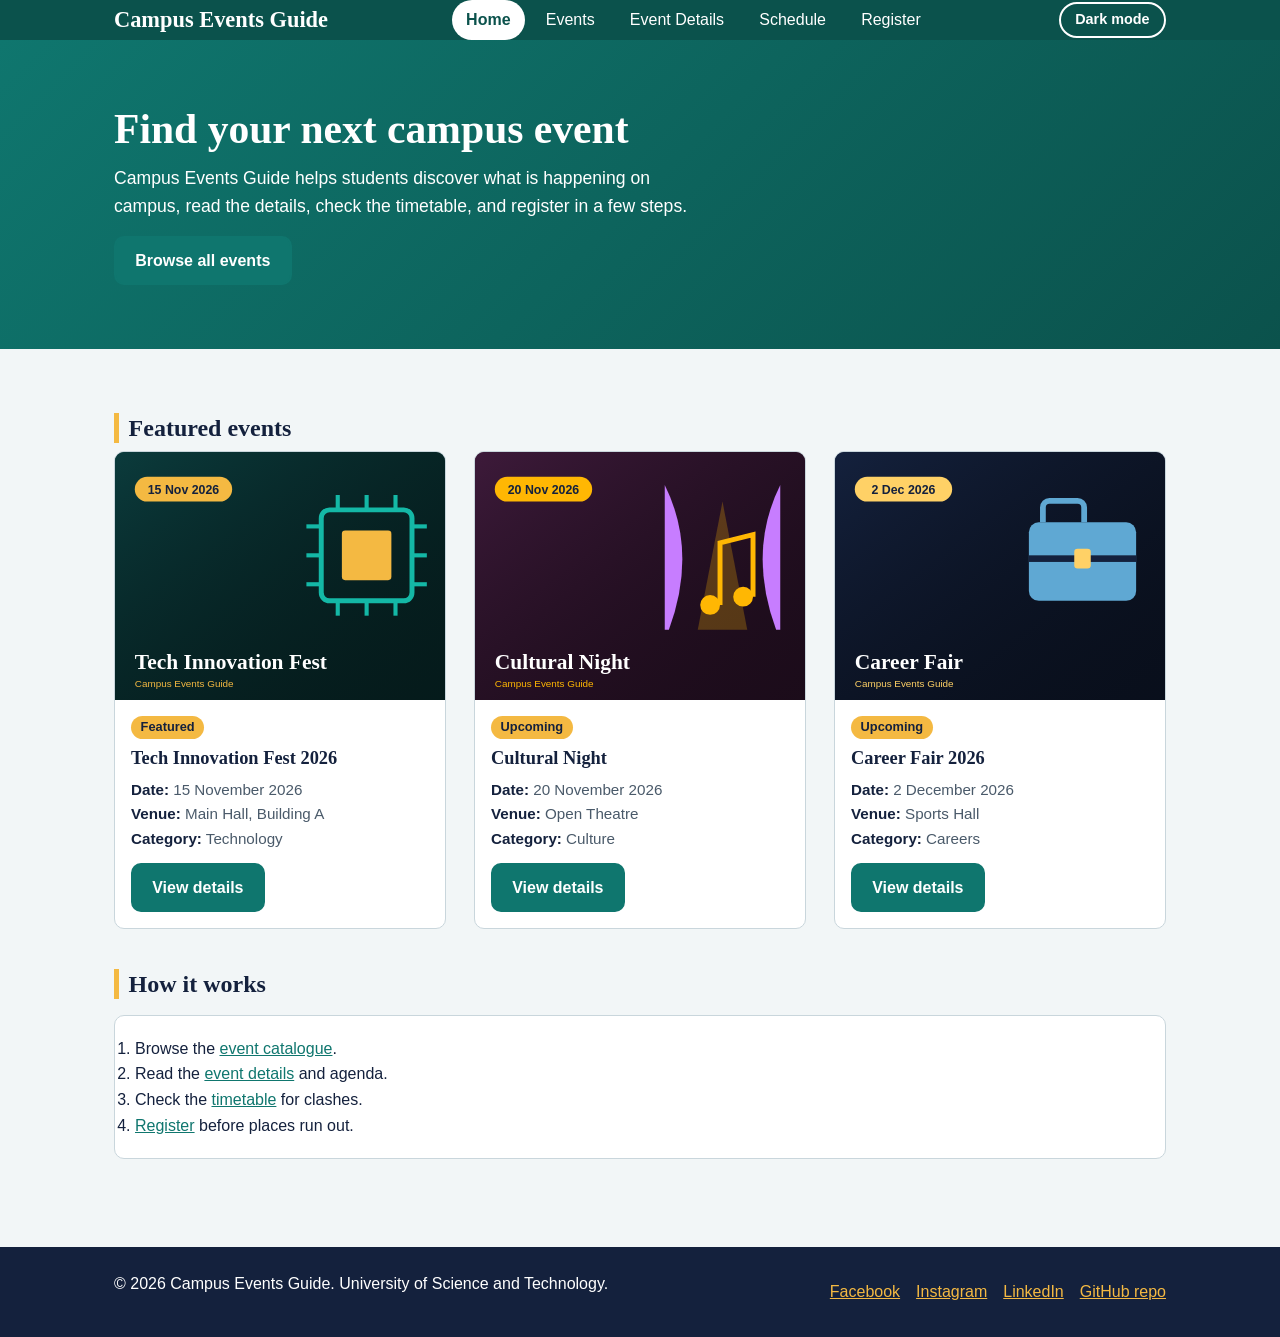
<file: index.html>
<!DOCTYPE html>
<html lang="en">

<head>
  <meta charset="UTF-8">
  <meta name="viewport" content="width=device-width, initial-scale=1">
  <title>Home | Campus Events Guide</title>
  <link rel="stylesheet" href="style.css">
</head>

<body>

  <input type="checkbox" id="theme-toggle" class="theme-toggle" aria-label="Toggle dark mode">
  <div class="page">
    <header class="site-header">
      <div class="container header-bar">
        <a class="brand" href="index.html">Campus Events Guide</a>
        <nav class="main-nav" aria-label="Main navigation">
          <ul>
            <li><a href="index.html" aria-current="page">Home</a></li>
            <li><a href="events.html">Events</a></li>
            <li><a href="event-details.html">Event Details</a></li>
            <li><a href="schedule.html">Schedule</a></li>
            <li><a href="registration.html">Register</a></li>
          </ul>
        </nav>
        <label class="toggle-label" for="theme-toggle">Dark mode</label>
      </div>
    </header>
    <section class="hero">
      <div class="container">
        <h1>Find your next campus event</h1>
        <p>Campus Events Guide helps students discover what is happening on campus, read the details, check the
          timetable, and register in a few steps.</p>
        <a class="btn" href="events.html">Browse all events</a>
      </div>
    </section>
    <main>
      <div class="container">
        <section aria-labelledby="featured-heading">
          <h2 id="featured-heading">Featured events</h2>
          <div class="card-grid">
            <article class="event-card">
              <img src="assets/tech-fest.svg" alt="Tech Innovation Fest 2026 poster with a teal background" width="400"
                height="300">
              <div class="card-body">
                <span class="tag">Featured</span>
                <h3>Tech Innovation Fest 2026</h3>
                <ul class="event-meta">
                  <li><strong>Date:</strong> 15 November 2026</li>
                  <li><strong>Venue:</strong> Main Hall, Building A</li>
                  <li><strong>Category:</strong> Technology</li>
                </ul>
                <a class="btn" href="event-details.html">View details</a>
              </div>
            </article>
            <article class="event-card">
              <img src="assets/culture-night.svg" alt="Cultural Night poster with a purple background" width="400"
                height="300">
              <div class="card-body">
                <span class="tag">Upcoming</span>
                <h3>Cultural Night</h3>
                <ul class="event-meta">
                  <li><strong>Date:</strong> 20 November 2026</li>
                  <li><strong>Venue:</strong> Open Theatre</li>
                  <li><strong>Category:</strong> Culture</li>
                </ul>
                <a class="btn" href="events.html#cultural-night">View details</a>
              </div>
            </article>
            <article class="event-card">
              <img src="assets/career-fair.svg" alt="Career Fair poster with a navy background" width="400"
                height="300">
              <div class="card-body">
                <span class="tag">Upcoming</span>
                <h3>Career Fair 2026</h3>
                <ul class="event-meta">
                  <li><strong>Date:</strong> 2 December 2026</li>
                  <li><strong>Venue:</strong> Sports Hall</li>
                  <li><strong>Category:</strong> Careers</li>
                </ul>
                <a class="btn" href="events.html#career-fair">View details</a>
              </div>
            </article>
          </div>
        </section>
        <section aria-labelledby="journey-heading">
          <h2 id="journey-heading">How it works</h2>
          <ol class="panel">
            <li>Browse the <a href="events.html">event catalogue</a>.</li>
            <li>Read the <a href="event-details.html">event details</a> and agenda.</li>
            <li>Check the <a href="schedule.html">timetable</a> for clashes.</li>
            <li><a href="registration.html">Register</a> before places run out.</li>
          </ol>
        </section>
      </div>
    </main>
    <footer class="site-footer">
      <div class="container footer-bar">
        <p>&copy; 2026 Campus Events Guide. University of Science and Technology.</p>
        <ul class="social-links" aria-label="Social links">
          <li><a href="https://www.facebook.com/" target="_blank" rel="noopener">Facebook</a></li>
          <li><a href="https://www.instagram.com/" target="_blank" rel="noopener">Instagram</a></li>
          <li><a href="https://www.linkedin.com/" target="_blank" rel="noopener">LinkedIn</a></li>
          <li><a href="https://github.com/nour-hisham1111/Assignment-1" target="_blank" rel="noopener">GitHub
              repo</a></li>
        </ul>
      </div>
    </footer>
  </div>
</body>

</html>
</file>
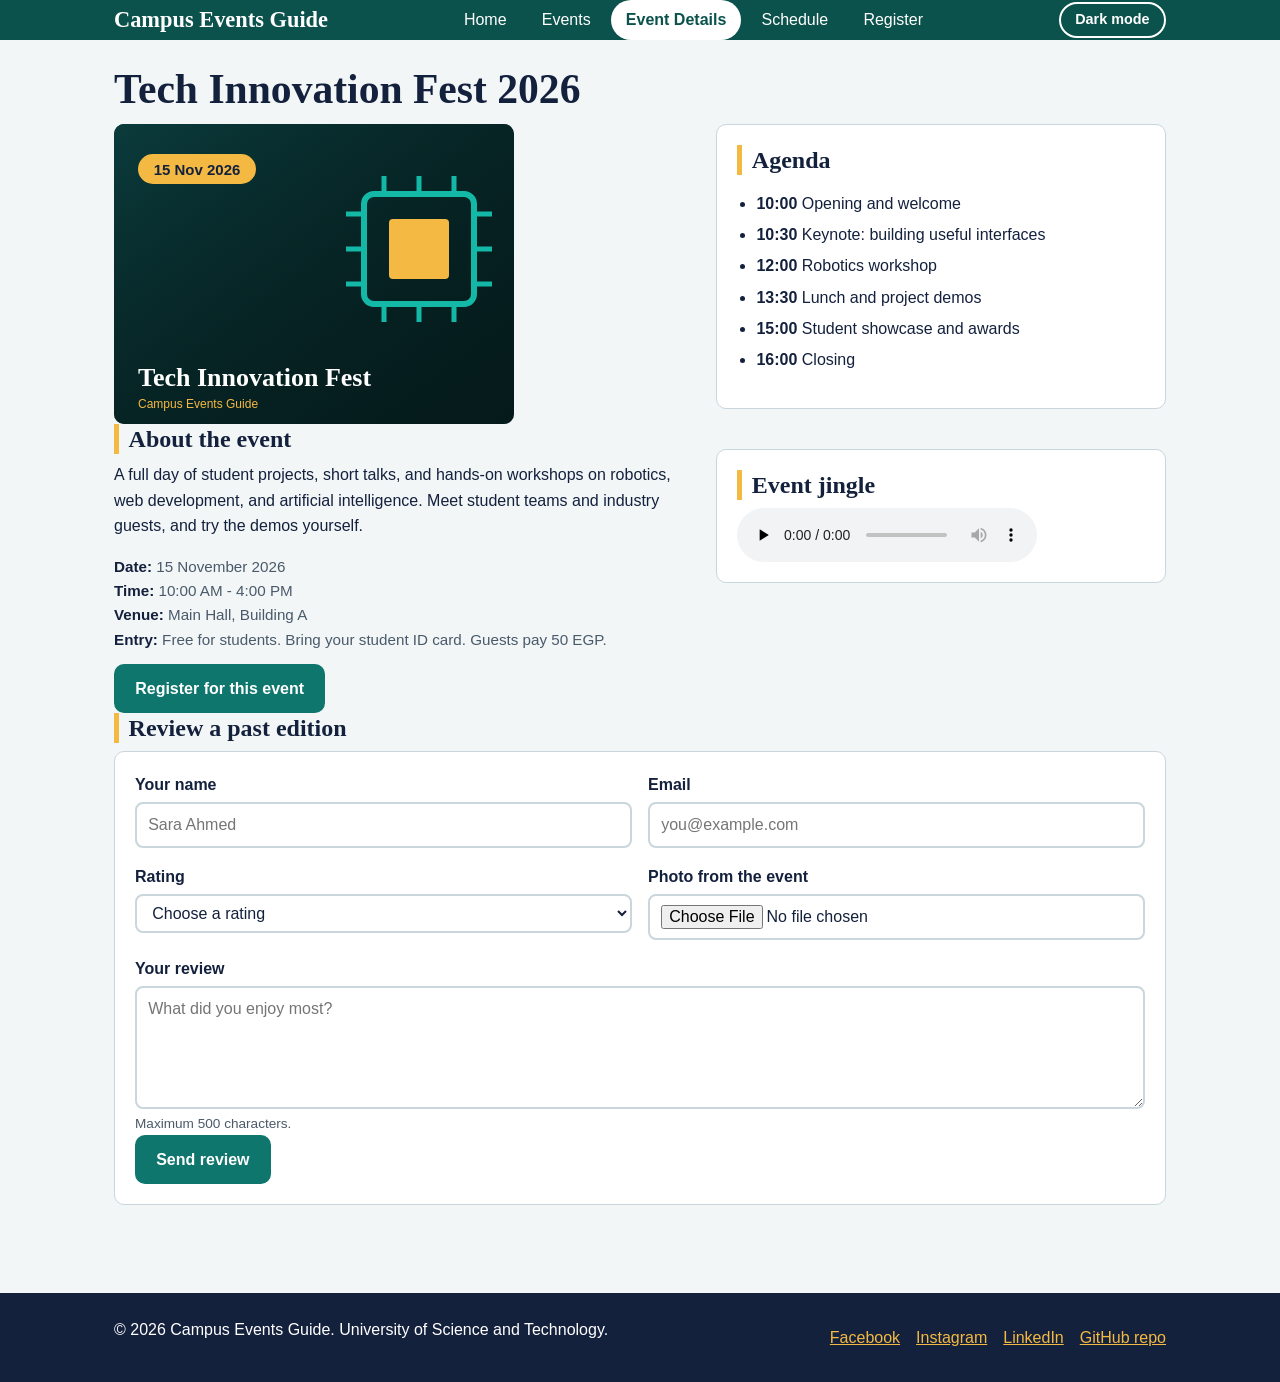
<file: event-details.html>
<!DOCTYPE html>
<html lang="en">

<head>
  <meta charset="UTF-8">
  <meta name="viewport" content="width=device-width, initial-scale=1">
  <title>Tech Innovation Fest 2026 | Campus Events Guide</title>
  <link rel="stylesheet" href="style.css">
</head>

<body>

  <input type="checkbox" id="theme-toggle" class="theme-toggle" aria-label="Toggle dark mode">
  <div class="page">
    <header class="site-header">
      <div class="container header-bar">
        <a class="brand" href="index.html">Campus Events Guide</a>
        <nav class="main-nav" aria-label="Main navigation">
          <ul>
            <li><a href="index.html">Home</a></li>
            <li><a href="events.html">Events</a></li>
            <li><a href="event-details.html" aria-current="page">Event Details</a></li>
            <li><a href="schedule.html">Schedule</a></li>
            <li><a href="registration.html">Register</a></li>
          </ul>
        </nav>
        <label class="toggle-label" for="theme-toggle">Dark mode</label>
      </div>
    </header>
    <main>
      <div class="container">
        <h1>Tech Innovation Fest 2026</h1>
        <div class="detail-layout">
          <article>
            <img src="assets/tech-fest.svg" alt="Tech Innovation Fest 2026 poster with the date 15 November 2026"
              width="400" height="300">
            <h2>About the event</h2>
            <p>A full day of student projects, short talks, and hands-on workshops on robotics, web development, and
              artificial intelligence. Meet student teams and industry guests, and try the demos yourself.</p>
            <ul class="event-meta">
              <li><strong>Date:</strong> 15 November 2026</li>
              <li><strong>Time:</strong> 10:00 AM - 4:00 PM</li>
              <li><strong>Venue:</strong> Main Hall, Building A</li>
              <li><strong>Entry:</strong> Free for students. Bring your student ID card. Guests pay 50 EGP.</li>
            </ul>
            <a class="btn" href="registration.html">Register for this event</a>
          </article>
          <aside>
            <section class="panel" aria-labelledby="agenda-heading">
              <h2 id="agenda-heading">Agenda</h2>
              <ul class="agenda">
                <li><strong>10:00</strong> Opening and welcome</li>
                <li><strong>10:30</strong> Keynote: building useful interfaces</li>
                <li><strong>12:00</strong> Robotics workshop</li>
                <li><strong>13:30</strong> Lunch and project demos</li>
                <li><strong>15:00</strong> Student showcase and awards</li>
                <li><strong>16:00</strong> Closing</li>
              </ul>
            </section>
            <section class="panel" aria-labelledby="media-heading">
              <h2 id="media-heading">Event jingle</h2>
              <audio controls preload="none" src="assets/event-promo.wav">Your browser does not support audio
                playback.</audio>
            </section>
          </aside>
        </div>
        <section aria-labelledby="review-heading">
          <h2 id="review-heading">Review a past edition</h2>
          <form action="#" method="post" enctype="multipart/form-data">
            <div class="form-grid">
              <div class="field">
                <label for="rev-name">Your name</label>
                <input type="text" id="rev-name" name="reviewer" required maxlength="40" placeholder="Sara Ahmed">
              </div>
              <div class="field">
                <label for="rev-email">Email</label>
                <input type="email" id="rev-email" name="email" required placeholder="you@example.com">
              </div>
              <div class="field">
                <label for="rev-rating">Rating</label>
                <select id="rev-rating" name="rating" required>
                  <option value="">Choose a rating</option>
                  <option>5 - Excellent</option>
                  <option>4 - Good</option>
                  <option>3 - Fair</option>
                  <option>2 - Poor</option>
                  <option>1 - Very poor</option>
                </select>
              </div>
              <div class="field">
                <label for="rev-photo">Photo from the event</label>
                <input type="file" id="rev-photo" name="photo" accept="image/*">
              </div>
              <div class="field wide">
                <label for="rev-text">Your review</label>
                <textarea id="rev-text" name="review" rows="4" required maxlength="500"
                  placeholder="What did you enjoy most?"></textarea>
                <span class="hint">Maximum 500 characters.</span>
              </div>
            </div>
            <button class="btn" type="submit">Send review</button>
          </form>
        </section>
      </div>
    </main>
    <footer class="site-footer">
      <div class="container footer-bar">
        <p>&copy; 2026 Campus Events Guide. University of Science and Technology.</p>
        <ul class="social-links" aria-label="Social links">
          <li><a href="https://www.facebook.com/" target="_blank" rel="noopener">Facebook</a></li>
          <li><a href="https://www.instagram.com/" target="_blank" rel="noopener">Instagram</a></li>
          <li><a href="https://www.linkedin.com/" target="_blank" rel="noopener">LinkedIn</a></li>
          <li><a href="https://github.com/nour-hisham1111/Assignment-1" target="_blank" rel="noopener">GitHub
              repo</a></li>
        </ul>
      </div>
    </footer>
  </div>
</body>

</html>
</file>
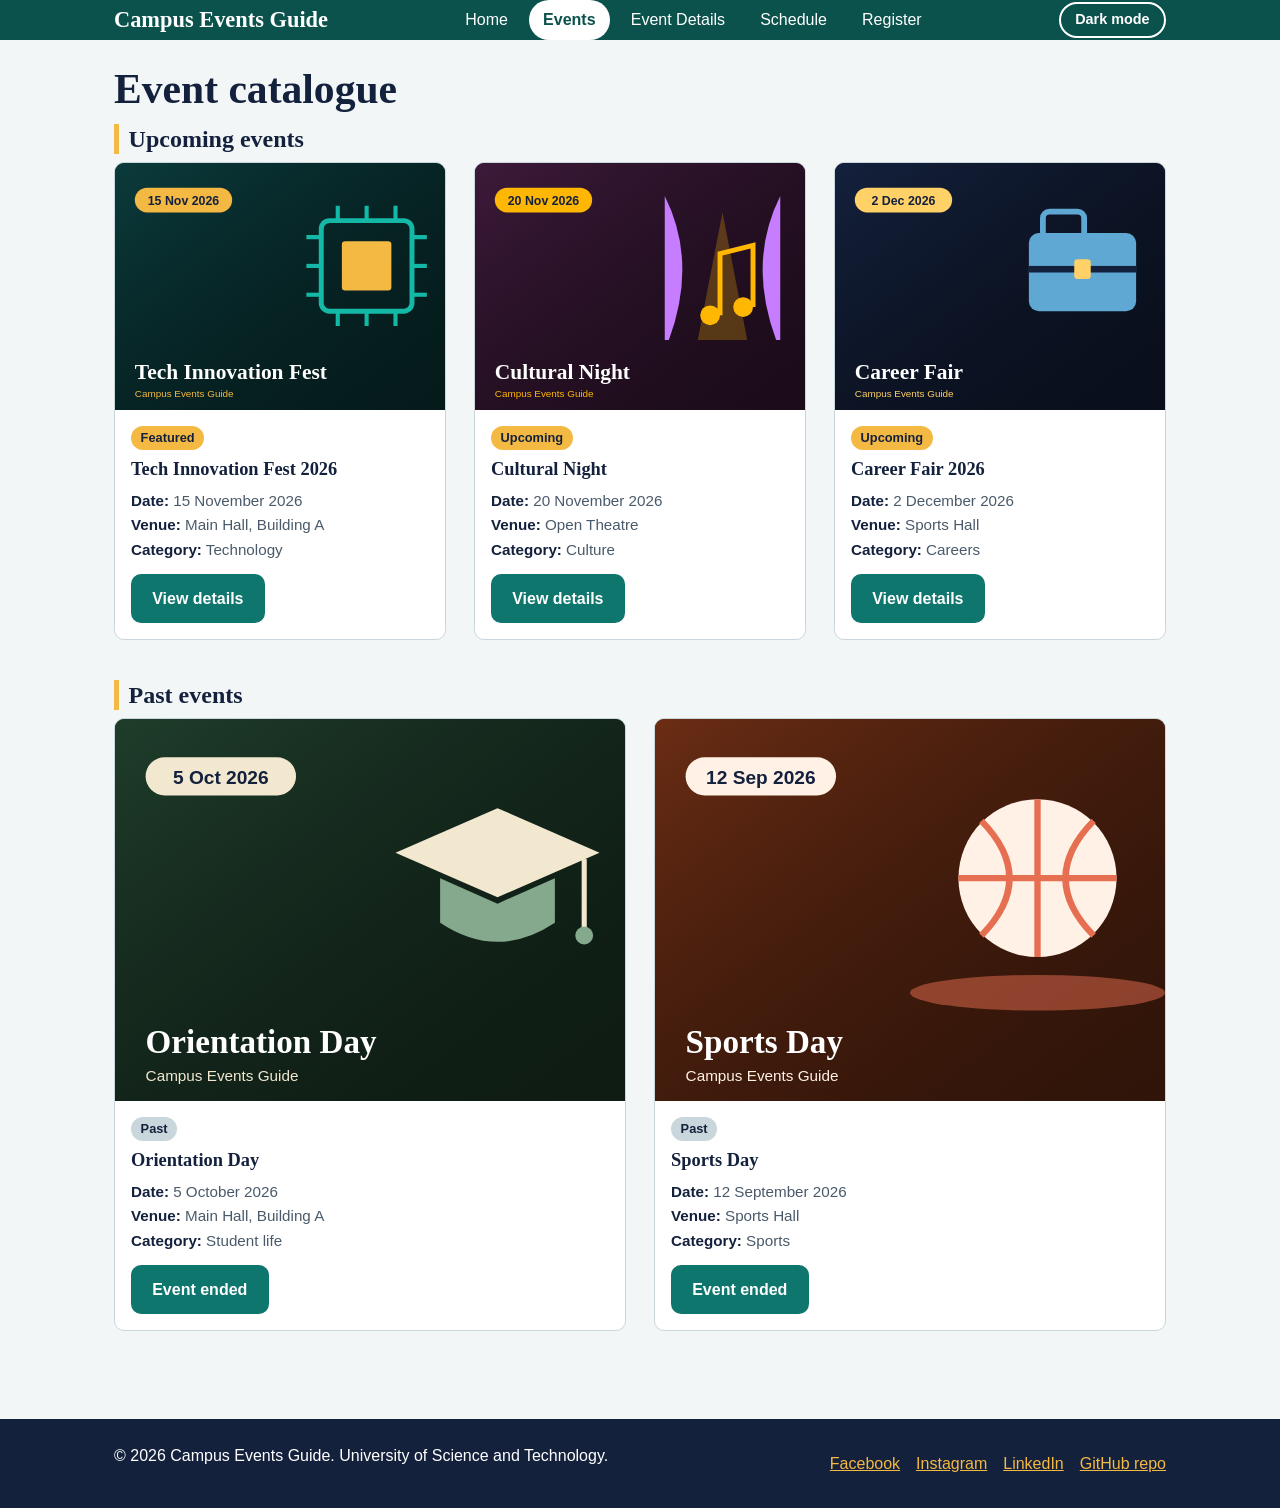
<file: events.html>
<!DOCTYPE html>
<html lang="en">

<head>
  <meta charset="UTF-8">
  <meta name="viewport" content="width=device-width, initial-scale=1">
  <title>Events | Campus Events Guide</title>
  <link rel="stylesheet" href="style.css">
</head>

<body>

  <input type="checkbox" id="theme-toggle" class="theme-toggle" aria-label="Toggle dark mode">
  <div class="page">
    <header class="site-header">
      <div class="container header-bar">
        <a class="brand" href="index.html">Campus Events Guide</a>
        <nav class="main-nav" aria-label="Main navigation">
          <ul>
            <li><a href="index.html">Home</a></li>
            <li><a href="events.html" aria-current="page">Events</a></li>
            <li><a href="event-details.html">Event Details</a></li>
            <li><a href="schedule.html">Schedule</a></li>
            <li><a href="registration.html">Register</a></li>
          </ul>
        </nav>
        <label class="toggle-label" for="theme-toggle">Dark mode</label>
      </div>
    </header>
    <main>
      <div class="container">
        <h1>Event catalogue</h1>
        <section aria-labelledby="up-heading">
          <h2 id="up-heading">Upcoming events</h2>
          <div class="card-grid">
            <article class="event-card">
              <img src="assets/tech-fest.svg" alt="Tech Innovation Fest 2026 poster with a teal background" width="400"
                height="300">
              <div class="card-body">
                <span class="tag">Featured</span>
                <h3>Tech Innovation Fest 2026</h3>
                <ul class="event-meta">
                  <li><strong>Date:</strong> 15 November 2026</li>
                  <li><strong>Venue:</strong> Main Hall, Building A</li>
                  <li><strong>Category:</strong> Technology</li>
                </ul>
                <a class="btn" href="event-details.html">View details</a>
              </div>
            </article>
            <article class="event-card" id="cultural-night">
              <img src="assets/culture-night.svg" alt="Cultural Night poster with a purple background" width="400"
                height="300">
              <div class="card-body">
                <span class="tag">Upcoming</span>
                <h3>Cultural Night</h3>
                <ul class="event-meta">
                  <li><strong>Date:</strong> 20 November 2026</li>
                  <li><strong>Venue:</strong> Open Theatre</li>
                  <li><strong>Category:</strong> Culture</li>
                </ul>
                <a class="btn" href="events.html#cultural-night">View details</a>
              </div>
            </article>
            <article class="event-card" id="career-fair">
              <img src="assets/career-fair.svg" alt="Career Fair poster with a navy background" width="400"
                height="300">
              <div class="card-body">
                <span class="tag">Upcoming</span>
                <h3>Career Fair 2026</h3>
                <ul class="event-meta">
                  <li><strong>Date:</strong> 2 December 2026</li>
                  <li><strong>Venue:</strong> Sports Hall</li>
                  <li><strong>Category:</strong> Careers</li>
                </ul>
                <a class="btn" href="events.html#career-fair">View details</a>
              </div>
            </article>
          </div>
        </section>
        <section aria-labelledby="past-heading">
          <h2 id="past-heading">Past events</h2>
          <div class="card-grid">
            <article class="event-card">
              <img src="assets/orientation.svg" alt="Orientation Day poster with a green background" width="400"
                height="300">
              <div class="card-body">
                <span class="tag past">Past</span>
                <h3>Orientation Day</h3>
                <ul class="event-meta">
                  <li><strong>Date:</strong> 5 October 2026</li>
                  <li><strong>Venue:</strong> Main Hall, Building A</li>
                  <li><strong>Category:</strong> Student life</li>
                </ul>
                <a class="btn" href="events.html#past-heading">Event ended</a>
              </div>
            </article>
            <article class="event-card">
              <img src="assets/sports-day.svg" alt="Sports Day poster with a brown background" width="400" height="300">
              <div class="card-body">
                <span class="tag past">Past</span>
                <h3>Sports Day</h3>
                <ul class="event-meta">
                  <li><strong>Date:</strong> 12 September 2026</li>
                  <li><strong>Venue:</strong> Sports Hall</li>
                  <li><strong>Category:</strong> Sports</li>
                </ul>
                <a class="btn" href="events.html#past-heading">Event ended</a>
              </div>
            </article>
          </div>
        </section>
      </div>
    </main>
    <footer class="site-footer">
      <div class="container footer-bar">
        <p>&copy; 2026 Campus Events Guide. University of Science and Technology.</p>
        <ul class="social-links" aria-label="Social links">
          <li><a href="https://www.facebook.com/" target="_blank" rel="noopener">Facebook</a></li>
          <li><a href="https://www.instagram.com/" target="_blank" rel="noopener">Instagram</a></li>
          <li><a href="https://www.linkedin.com/" target="_blank" rel="noopener">LinkedIn</a></li>
          <li><a href="https://github.com/nour-hisham1111/Assignment-1" target="_blank" rel="noopener">GitHub
              repo</a></li>
        </ul>
      </div>
    </footer>
  </div>
</body>

</html>
</file>
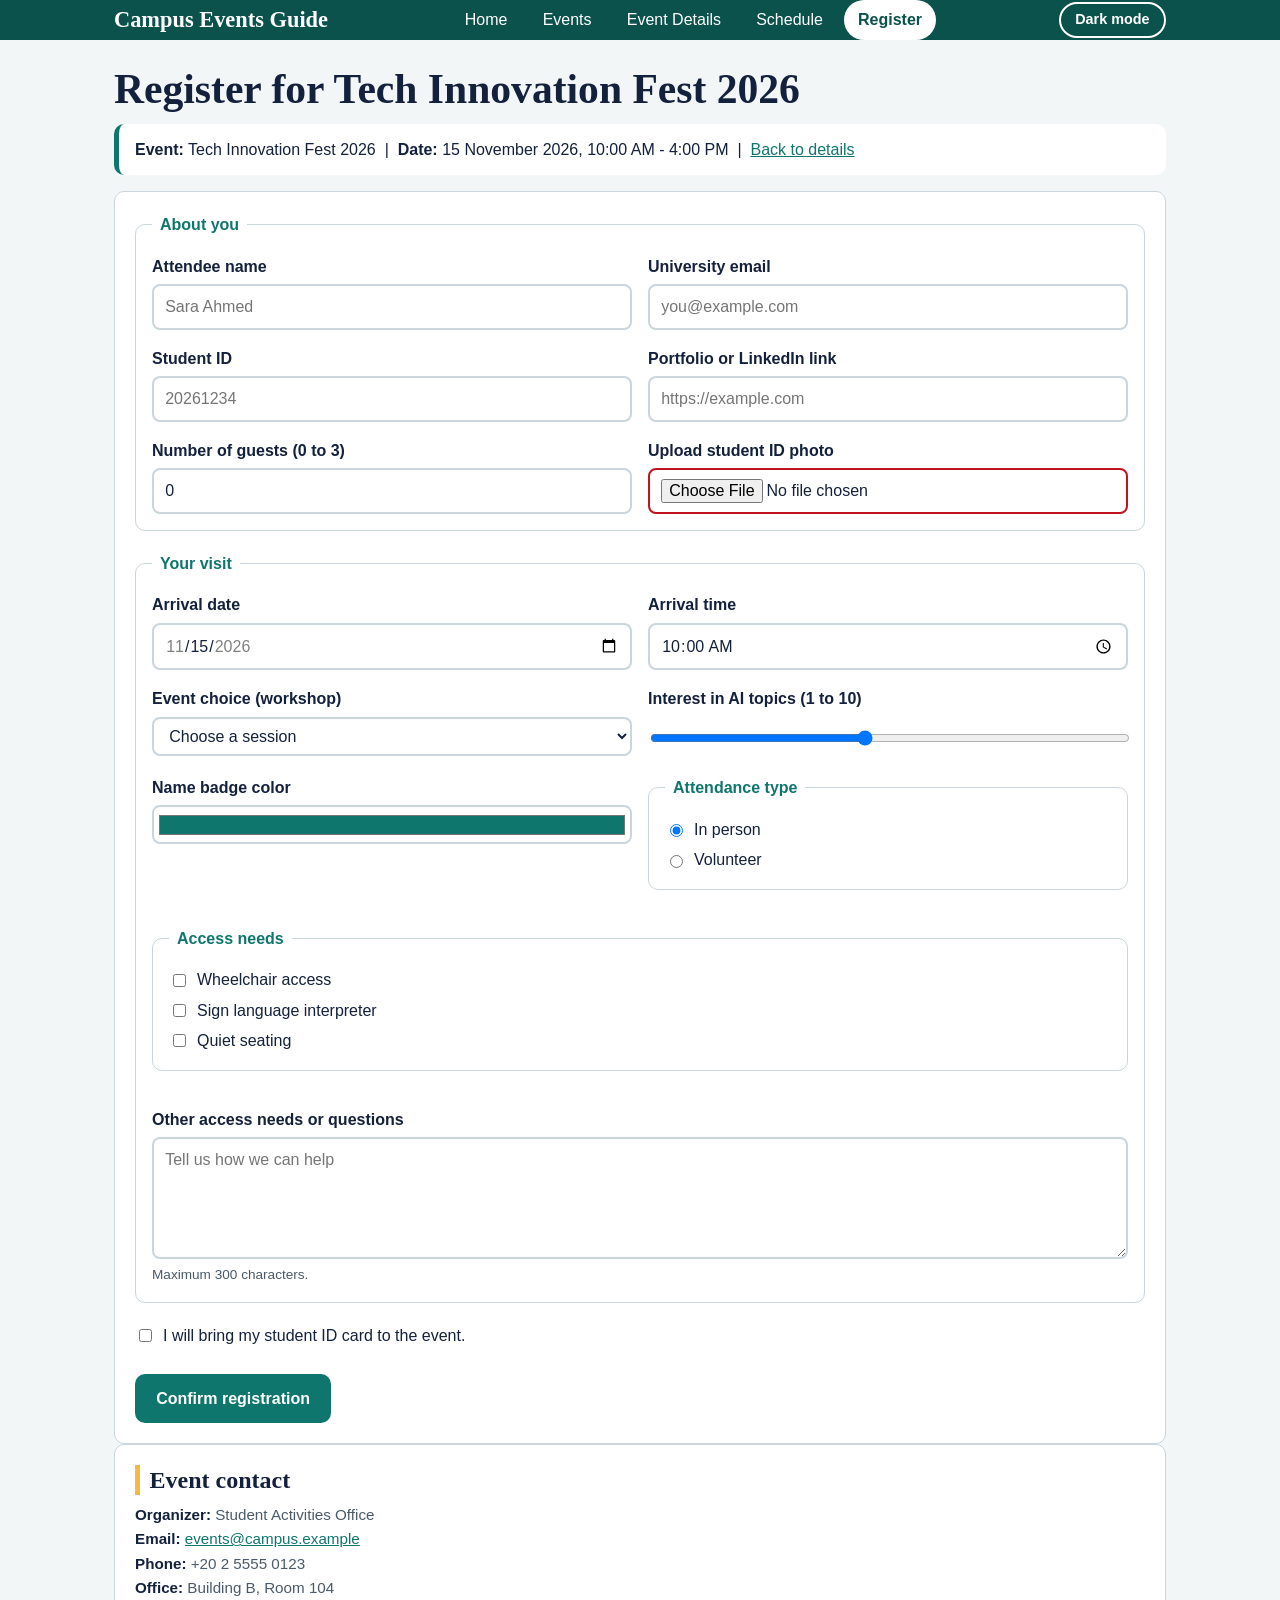
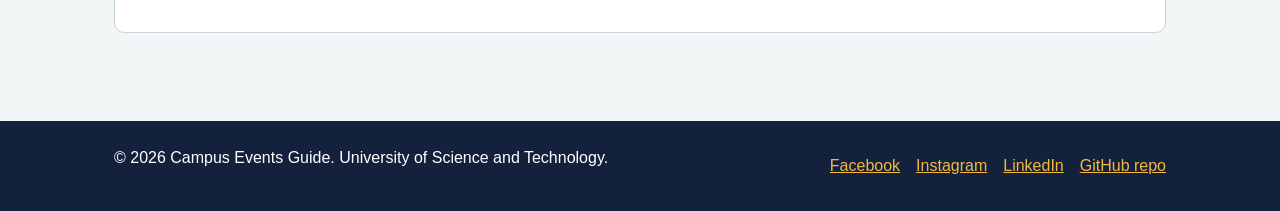
<file: registration.html>
<!DOCTYPE html>
<html lang="en">

<head>
  <meta charset="UTF-8">
  <meta name="viewport" content="width=device-width, initial-scale=1">
  <title>Register | Campus Events Guide</title>
  <link rel="stylesheet" href="style.css">
</head>

<body>

  <input type="checkbox" id="theme-toggle" class="theme-toggle" aria-label="Toggle dark mode">
  <div class="page">
    <header class="site-header">
      <div class="container header-bar">
        <a class="brand" href="index.html">Campus Events Guide</a>
        <nav class="main-nav" aria-label="Main navigation">
          <ul>
            <li><a href="index.html">Home</a></li>
            <li><a href="events.html">Events</a></li>
            <li><a href="event-details.html">Event Details</a></li>
            <li><a href="schedule.html">Schedule</a></li>
            <li><a href="registration.html" aria-current="page">Register</a></li>
          </ul>
        </nav>
        <label class="toggle-label" for="theme-toggle">Dark mode</label>
      </div>
    </header>
    <main>
      <div class="container">
        <h1>Register for Tech Innovation Fest 2026</h1>
        <p class="notice"><strong>Event:</strong> Tech Innovation Fest 2026 &nbsp;|&nbsp; <strong>Date:</strong> 15
          November 2026, 10:00 AM - 4:00 PM &nbsp;|&nbsp; <a href="event-details.html">Back to details</a></p>
        <form action="#" method="post" enctype="multipart/form-data">
          <fieldset>
            <legend>About you</legend>
            <div class="form-grid">
              <div class="field">
                <label for="name">Attendee name</label>
                <input type="text" id="name" name="name" required maxlength="50" pattern="[A-Za-z\u0600-\u06FF ]{3,50}"
                  placeholder="Sara Ahmed" title="3 to 50 letters">
              </div>
              <div class="field">
                <label for="email">University email</label>
                <input type="email" id="email" name="email" required placeholder="you@example.com">
              </div>
              <div class="field">
                <label for="id">Student ID</label>
                <input type="text" id="id" name="studentid" required pattern="[0-9]{8}" maxlength="8"
                  inputmode="numeric" placeholder="20261234" title="8 digits">
              </div>
              <div class="field">
                <label for="site">Portfolio or LinkedIn link</label>
                <input type="url" id="site" name="site" placeholder="https://example.com">
              </div>
              <div class="field">
                <label for="guests">Number of guests (0 to 3)</label>
                <input type="number" id="guests" name="guests" min="0" max="3" value="0">
              </div>
              <div class="field">
                <label for="idcard">Upload student ID photo</label>
                <input type="file" id="idcard" name="idcard" accept="image/*,.pdf" required>
              </div>
            </div>
          </fieldset>
          <fieldset>
            <legend>Your visit</legend>
            <div class="form-grid">
              <div class="field">
                <label for="arrival-date">Arrival date</label>
                <input type="date" id="arrival-date" name="arrival_date" value="2026-11-15" min="2026-11-15"
                  max="2026-11-15" required>
              </div>
              <div class="field">
                <label for="arrival-time">Arrival time</label>
                <input type="time" id="arrival-time" name="arrival_time" min="10:00" max="16:00" value="10:00" required>
              </div>
              <div class="field">
                <label for="session">Event choice (workshop)</label>
                <select id="session" name="session" required>
                  <option value="">Choose a session</option>
                  <option>Keynote: building useful interfaces</option>
                  <option>Robotics workshop</option>
                  <option>Student showcase</option>
                </select>
              </div>
              <div class="field">
                <label for="interest">Interest in AI topics (1 to 10)</label>
                <input type="range" id="interest" name="interest" min="1" max="10" value="5">
              </div>
              <div class="field">
                <label for="badge">Name badge color</label>
                <input type="color" id="badge" name="badge" value="#0f766e">
              </div>
              <fieldset class="field">
                <legend>Attendance type</legend>
                <label class="choice"><input type="radio" name="type" value="in-person" checked> In person</label>
                <label class="choice"><input type="radio" name="type" value="volunteer"> Volunteer</label>
              </fieldset>
              <fieldset class="field wide">
                <legend>Access needs</legend>
                <label class="choice"><input type="checkbox" name="access" value="wheelchair"> Wheelchair access</label>
                <label class="choice"><input type="checkbox" name="access" value="sign"> Sign language
                  interpreter</label>
                <label class="choice"><input type="checkbox" name="access" value="quiet"> Quiet seating</label>
              </fieldset>
              <div class="field wide">
                <label for="notes">Other access needs or questions</label>
                <textarea id="notes" name="notes" rows="4" maxlength="300"
                  placeholder="Tell us how we can help"></textarea>
                <span class="hint">Maximum 300 characters.</span>
              </div>
            </div>
          </fieldset>
          <label class="choice"><input type="checkbox" name="agree" required> I will bring my student ID card to the
            event.</label>
          <br>
          <button class="btn" type="submit">Confirm registration</button>
        </form>
        <section class="panel" aria-labelledby="contact-heading">
          <h2 id="contact-heading">Event contact</h2>
          <ul class="event-meta">
            <li><strong>Organizer:</strong> Student Activities Office</li>
            <li><strong>Email:</strong> <a href="mailto:events@campus.example">events@campus.example</a></li>
            <li><strong>Phone:</strong> +20 2 5555 0123</li>
            <li><strong>Office:</strong> Building B, Room 104</li>
          </ul>
        </section>
      </div>
    </main>
    <footer class="site-footer">
      <div class="container footer-bar">
        <p>&copy; 2026 Campus Events Guide. University of Science and Technology.</p>
        <ul class="social-links" aria-label="Social links">
          <li><a href="https://www.facebook.com/" target="_blank" rel="noopener">Facebook</a></li>
          <li><a href="https://www.instagram.com/" target="_blank" rel="noopener">Instagram</a></li>
          <li><a href="https://www.linkedin.com/" target="_blank" rel="noopener">LinkedIn</a></li>
          <li><a href="https://github.com/nour-hisham1111/Assignment-1" target="_blank" rel="noopener">GitHub
              repo</a></li>
        </ul>
      </div>
    </footer>
  </div>
</body>

</html>
</file>
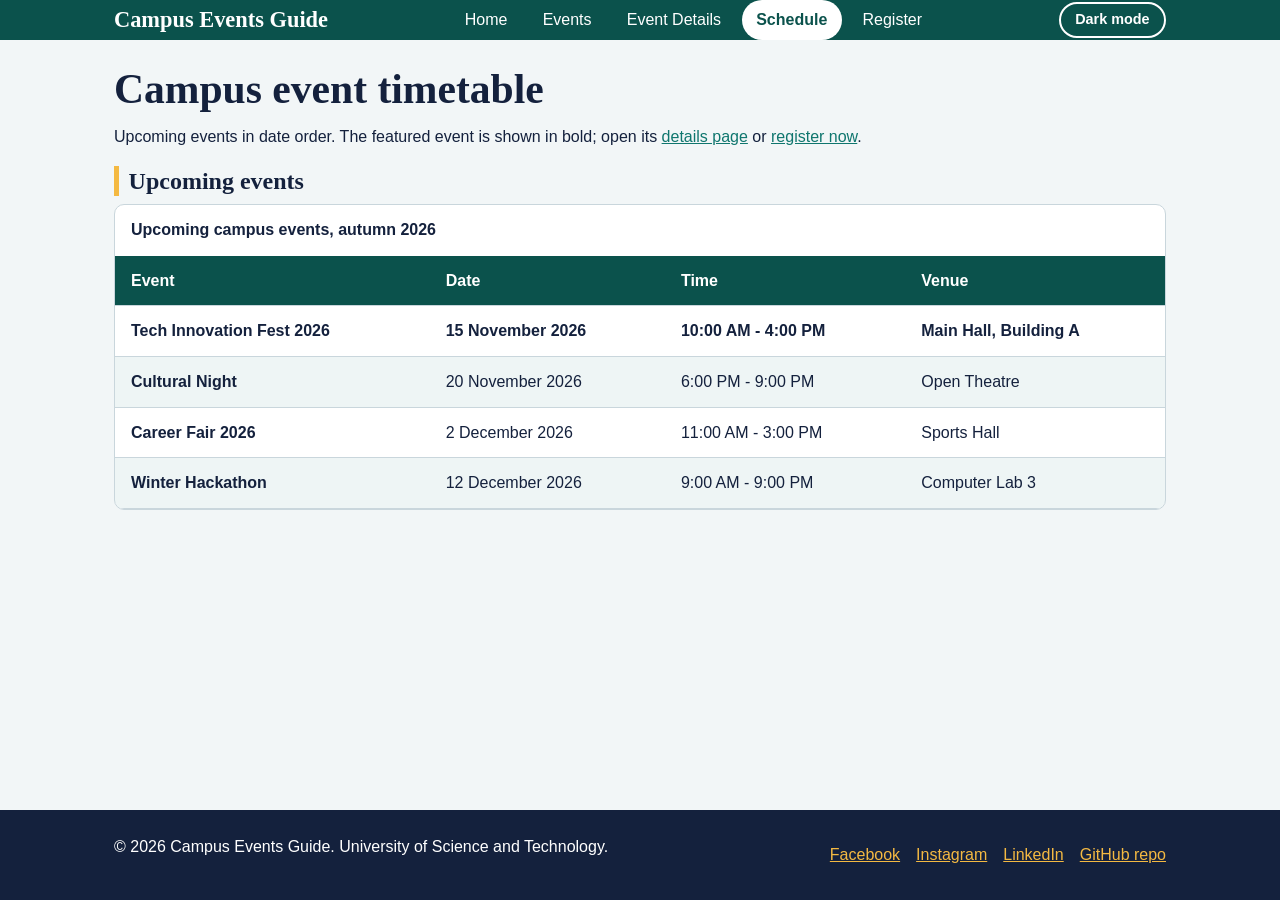
<file: schedule.html>
<!DOCTYPE html>
<html lang="en">

<head>
  <meta charset="UTF-8">
  <meta name="viewport" content="width=device-width, initial-scale=1">
  <title>Schedule | Campus Events Guide</title>
  <link rel="stylesheet" href="style.css">
</head>

<body>

  <input type="checkbox" id="theme-toggle" class="theme-toggle" aria-label="Toggle dark mode">
  <div class="page">
    <header class="site-header">
      <div class="container header-bar">
        <a class="brand" href="index.html">Campus Events Guide</a>
        <nav class="main-nav" aria-label="Main navigation">
          <ul>
            <li><a href="index.html">Home</a></li>
            <li><a href="events.html">Events</a></li>
            <li><a href="event-details.html">Event Details</a></li>
            <li><a href="schedule.html" aria-current="page">Schedule</a></li>
            <li><a href="registration.html">Register</a></li>
          </ul>
        </nav>
        <label class="toggle-label" for="theme-toggle">Dark mode</label>
      </div>
    </header>
    <main>
      <div class="container">
        <h1>Campus event timetable</h1>
        <p>Upcoming events in date order. The featured event is shown in bold; open its <a
            href="event-details.html">details page</a> or <a href="registration.html">register now</a>.</p>
        <section aria-labelledby="table-heading">
          <h2 id="table-heading">Upcoming events</h2>
          <div class="table-wrap">
            <table>
              <caption>Upcoming campus events, autumn 2026</caption>
              <thead>
                <tr>
                  <th scope="col">Event</th>
                  <th scope="col">Date</th>
                  <th scope="col">Time</th>
                  <th scope="col">Venue</th>
                </tr>
              </thead>
              <tbody>
                <tr class="featured">
                  <th scope="row">Tech Innovation Fest 2026</th>
                  <td>15 November 2026</td>
                  <td>10:00 AM - 4:00 PM</td>
                  <td>Main Hall, Building A</td>
                </tr>
                <tr>
                  <th scope="row">Cultural Night</th>
                  <td>20 November 2026</td>
                  <td>6:00 PM - 9:00 PM</td>
                  <td>Open Theatre</td>
                </tr>
                <tr>
                  <th scope="row">Career Fair 2026</th>
                  <td>2 December 2026</td>
                  <td>11:00 AM - 3:00 PM</td>
                  <td>Sports Hall</td>
                </tr>
                <tr>
                  <th scope="row">Winter Hackathon</th>
                  <td>12 December 2026</td>
                  <td>9:00 AM - 9:00 PM</td>
                  <td>Computer Lab 3</td>
                </tr>
              </tbody>
            </table>
          </div>
        </section>
      </div>
    </main>
    <footer class="site-footer">
      <div class="container footer-bar">
        <p>&copy; 2026 Campus Events Guide. University of Science and Technology.</p>
        <ul class="social-links" aria-label="Social links">
          <li><a href="https://www.facebook.com/" target="_blank" rel="noopener">Facebook</a></li>
          <li><a href="https://www.instagram.com/" target="_blank" rel="noopener">Instagram</a></li>
          <li><a href="https://www.linkedin.com/" target="_blank" rel="noopener">LinkedIn</a></li>
          <li><a href="https://github.com/nour-hisham1111/Assignment-1" target="_blank" rel="noopener">GitHub
              repo</a></li>
        </ul>
      </div>
    </footer>
  </div>
</body>

</html>
</file>
<file: style.css>
:root {
  --bg: #f2f6f7;
  --surface: #ffffff;
  --text: #14213d;
  --muted: #4a5a6a;
  --primary: #0f766e;
  --primary-dark: #0b524c;
  --accent: #f4b942;
  --border: #c9d6dc;
  --radius: 10px;
  --max-width: 1100px;
}


*,
*::before,
*::after {
  box-sizing: border-box;
}

html {
  scroll-behavior: smooth;
}

body {
  margin: 0;
  font-family: "Segoe UI", Tahoma, Arial, sans-serif;
  line-height: 1.6;
  color: var(--text);
  background: var(--bg);
}

h1,
h2,
h3 {
  font-family: Georgia, "Times New Roman", serif;
  line-height: 1.25;
  margin: 0 0 0.5rem;
}

h1 {
  font-size: 2rem;
}

h2 {
  font-size: 1.5rem;
  border-left: 5px solid var(--accent);
  padding-left: 0.6rem;
}

h3 {
  font-size: 1.15rem;
}

p {
  margin: 0 0 1rem;
}

img,
audio,
video {
  max-width: 100%;
  display: block;
}

img {
  height: auto;
  border-radius: var(--radius);
}

a {
  color: var(--primary);
}


.page {
  background: var(--bg);
  color: var(--text);
  min-height: 100vh;
  display: flex;
  flex-direction: column;
}

.container {
  width: 100%;
  max-width: var(--max-width);
  margin: 0 auto;
  padding: 0 1rem;
}

main {
  flex: 1;
  padding: 1.5rem 0 3rem;
}

section {
  margin-bottom: 2.5rem;
}


.site-header {
  background: var(--primary-dark);
  color: #ffffff;
}

.header-bar {
  display: flex;
  flex-wrap: wrap;
  align-items: center;
  justify-content: space-between;
  gap: 0.75rem;
  padding: 0.9rem 1rem;
}

.brand {
  font-family: Georgia, serif;
  font-size: 1.4rem;
  font-weight: bold;
  color: #ffffff;
  text-decoration: none;
}

.main-nav ul {
  display: flex;
  flex-wrap: wrap;
  gap: 0.4rem;
  list-style: none;
  margin: 0;
  padding: 0;
}

.main-nav a {
  display: block;
  padding: 0.45rem 0.9rem;
  color: #ffffff;
  text-decoration: none;
  border-radius: 999px;
  transition: background 0.25s, color 0.25s;
}

.main-nav a:hover,
.main-nav a:focus-visible {
  background: var(--accent);
  color: #14213d;
}

.main-nav ul li a[aria-current="page"] {
  background: #ffffff;
  color: var(--primary-dark);
  font-weight: 600;
}


.hero {
  background: linear-gradient(135deg, var(--primary), var(--primary-dark));
  color: #ffffff;
  padding: 2.5rem 0;
}

.hero p {
  max-width: 60ch;
  font-size: 1.1rem;
}


.card-grid {
  display: grid;
  grid-template-columns: repeat(auto-fit, minmax(250px, 1fr));
  gap: 1.25rem;
}

.detail-layout {
  display: grid;
  grid-template-columns: 1fr;
  gap: 1.5rem;
}

.form-grid {
  display: grid;
  grid-template-columns: 1fr;
  gap: 1rem;
}


.event-card {
  background: var(--surface);
  border: 1px solid var(--border);
  border-radius: var(--radius);
  overflow: hidden;
  display: flex;
  flex-direction: column;
  transition: transform 0.25s, box-shadow 0.25s;
}

.event-card img {
  border-radius: 0;
  width: 100%;
}

.card-body {
  padding: 1rem;
  display: flex;
  flex-direction: column;
  flex: 1;
}

.card-body .btn {
  margin-top: auto;
  align-self: flex-start;
}

.event-meta {
  color: var(--muted);
  font-size: 0.95rem;
  margin: 0 0 0.75rem;
  padding: 0;
  list-style: none;
}

.event-meta strong {
  color: var(--text);
}

.tag {
  display: inline-block;
  background: var(--accent);
  color: #14213d;
  font-size: 0.8rem;
  font-weight: 600;
  padding: 0.1rem 0.6rem;
  border-radius: 999px;
  margin-bottom: 0.5rem;
  align-self: flex-start;
}

.tag.past {
  background: var(--border);
}

/* Complex selector: card hover affects its title and button */
.event-card:hover {
  transform: translateY(-4px);
  box-shadow: 0 8px 20px rgba(20, 33, 61, 0.18);
}

.event-card:hover h3 {
  color: var(--primary);
}

.btn {
  display: inline-block;
  background: var(--primary);
  color: #ffffff;
  border: 2px solid var(--primary);
  padding: 0.6rem 1.2rem;
  border-radius: var(--radius);
  font: inherit;
  font-weight: 600;
  text-decoration: none;
  cursor: pointer;
  transition: background 0.25s, color 0.25s, transform 0.25s;
}

.btn:hover,
.btn:focus-visible {
  background: var(--accent);
  border-color: var(--accent);
  color: #14213d;
  transform: translateY(-2px);
}

.panel {
  background: var(--surface);
  border: 1px solid var(--border);
  border-radius: var(--radius);
  padding: 1.25rem;
}

.agenda {
  padding-left: 1.2rem;
}

.agenda li {
  margin-bottom: 0.35rem;
}

.notice {
  border-left: 5px solid var(--primary);
  background: var(--surface);
  padding: 0.8rem 1rem;
  border-radius: var(--radius);
}


.table-wrap {
  overflow-x: auto;
  background: var(--surface);
  border: 1px solid var(--border);
  border-radius: var(--radius);
}

table {
  width: 100%;
  border-collapse: collapse;
  min-width: 560px;
}

caption {
  text-align: left;
  padding: 0.8rem 1rem;
  font-weight: 600;
}

th,
td {
  padding: 0.75rem 1rem;
  text-align: left;
  border-bottom: 1px solid var(--border);
}

thead th {
  background: var(--primary-dark);
  color: #ffffff;
}

tbody tr:nth-child(even) {
  background: rgba(15, 118, 110, 0.07);
}

tbody tr {
  transition: background 0.25s;
}

tbody tr:hover {
  background: rgba(244, 185, 66, 0.3);
}

tr.featured th,
tr.featured td {
  font-weight: 700;
}


.site-footer {
  background: var(--text);
  color: #ffffff;
  padding: 1.5rem 0;
  margin-top: auto;
}

.footer-bar {
  display: flex;
  flex-wrap: wrap;
  justify-content: space-between;
  align-items: center;
  gap: 1rem;
}

.social-links {
  display: flex;
  flex-wrap: wrap;
  gap: 1rem;
  list-style: none;
  margin: 0;
  padding: 0;
}

.site-footer a {
  color: var(--accent);
  transition: color 0.25s;
}

.site-footer a:hover {
  color: #ffffff;
}


form {
  background: var(--surface);
  border: 1px solid var(--border);
  border-radius: var(--radius);
  padding: 1.25rem;
}

fieldset {
  border: 1px solid var(--border);
  border-radius: var(--radius);
  margin: 0 0 1.25rem;
  padding: 1rem;
  min-width: 0;
}

legend {
  font-weight: 700;
  padding: 0 0.5rem;
  color: var(--primary);
}

.field {
  display: flex;
  flex-direction: column;
  gap: 0.3rem;
  min-width: 0;
}

label {
  font-weight: 600;
}

.choice {
  display: flex;
  align-items: center;
  gap: 0.5rem;
  font-weight: 400;
}

input,
select,
textarea {
  width: 100%;
  max-width: 100%;
  font: inherit;
  color: var(--text);
  background: var(--surface);
  border: 2px solid var(--border);
  border-radius: 8px;
  padding: 0.5rem 0.7rem;
  transition: border-color 0.25s, box-shadow 0.25s;
}

input[type="checkbox"],
input[type="radio"] {
  width: auto;
}

input[type="range"],
input[type="color"] {
  padding: 0.2rem;
  height: 2.4rem;
}

input:focus,
select:focus,
textarea:focus {
  outline: none;
  border-color: var(--primary);
  box-shadow: 0 0 0 3px rgba(15, 118, 110, 0.3);
}

form input:required:invalid:not(:placeholder-shown) {
  border-color: #c1121f;
}

.hint {
  font-size: 0.85rem;
  color: var(--muted);
}


.theme-toggle {
  position: absolute;
  opacity: 0;
  pointer-events: none;
}

.toggle-label {
  cursor: pointer;
  border: 2px solid #ffffff;
  border-radius: 999px;
  padding: 0.3rem 0.9rem;
  font-size: 0.9rem;
  font-weight: 600;
  color: #ffffff;
  transition: background 0.25s, color 0.25s;
}

.toggle-label:hover {
  background: #ffffff;
  color: var(--primary-dark);
}

.theme-toggle:focus-visible~.page .toggle-label {
  outline: 3px solid var(--accent);
  outline-offset: 2px;
}

.theme-toggle:checked~.page {
  --bg: #0e1621;
  --surface: #182433;
  --text: #e8eef3;
  --muted: #a9b8c6;
  --primary: #3fb8ac;
  --primary-dark: #0a2e2b;
  --border: #33465a;
}

.theme-toggle:checked~.page .toggle-label {
  background: #ffffff;
  color: var(--primary-dark);
}

.theme-toggle:checked~.page .btn {
  color: #0e1621;
}

.theme-toggle:checked~.page .site-footer {
  background: #070c12;
}

.theme-toggle:checked~.page .main-nav ul li a[aria-current="page"] {
  color: #0a2e2b;
}


@media (min-width: 768px) {
  h1 {
    font-size: 2.6rem;
  }

  .container {
    padding: 0 1.5rem;
  }

  .detail-layout {
    grid-template-columns: 1fr 1fr;
  }

  .form-grid {
    grid-template-columns: 1fr 1fr;
  }

  .form-grid .wide {
    grid-column: 1 / -1;
  }
}

@media (min-width: 1024px) {
  .detail-layout {
    grid-template-columns: 5fr 4fr;
    gap: 2.5rem;
  }

  .card-grid {
    gap: 1.75rem;
  }

  .hero {
    padding: 4rem 0;
  }
}

@media (max-width: 480px) {
  .header-bar {
    flex-direction: column;
    align-items: flex-start;
  }

  .main-nav a {
    padding: 0.4rem 0.7rem;
    font-size: 0.95rem;
  }

  .btn {
    width: 100%;
    text-align: center;
  }

  .card-body .btn {
    align-self: stretch;
  }
}

@media (prefers-reduced-motion: reduce) {
  * {
    transition: none !important;
    scroll-behavior: auto !important;
  }
}
</file>
